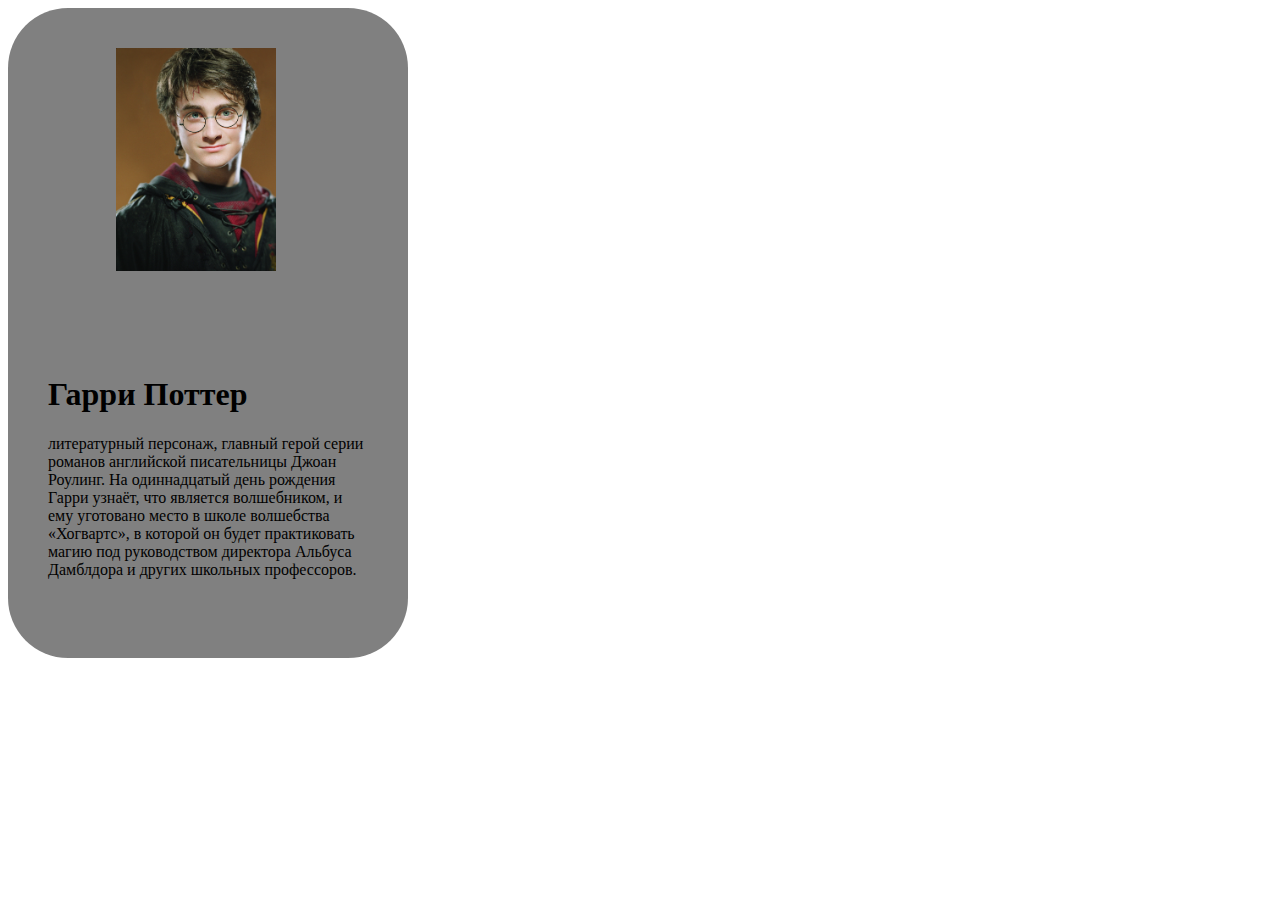
<file: LessonVD02.html>
<!doctype html>
<html lang="en">
<head>
    <meta charset="UTF-8">
    <title>Document</title>
    <link rel="stylesheet" href="LessonVD02_style.css">

</head>
<body>

    <div class="card">
           <div class="photo">
               <img src="Images_for_lessons/LessonVD02.jpg">
           </div>

           <div class="info">
               <h1>Гарри Поттер</h1>
               <p> литературный персонаж, главный герой серии романов английской писательницы Джоан Роулинг.
                   На одиннадцатый день рождения Гарри узнаёт, что является волшебником, и ему уготовано
                   место в школе волшебства «Хогвартс», в которой он будет практиковать магию под руководством
                   директора Альбуса Дамблдора и других школьных профессоров. </p>
           </div>
    </div>

</body>
</html>
</file>
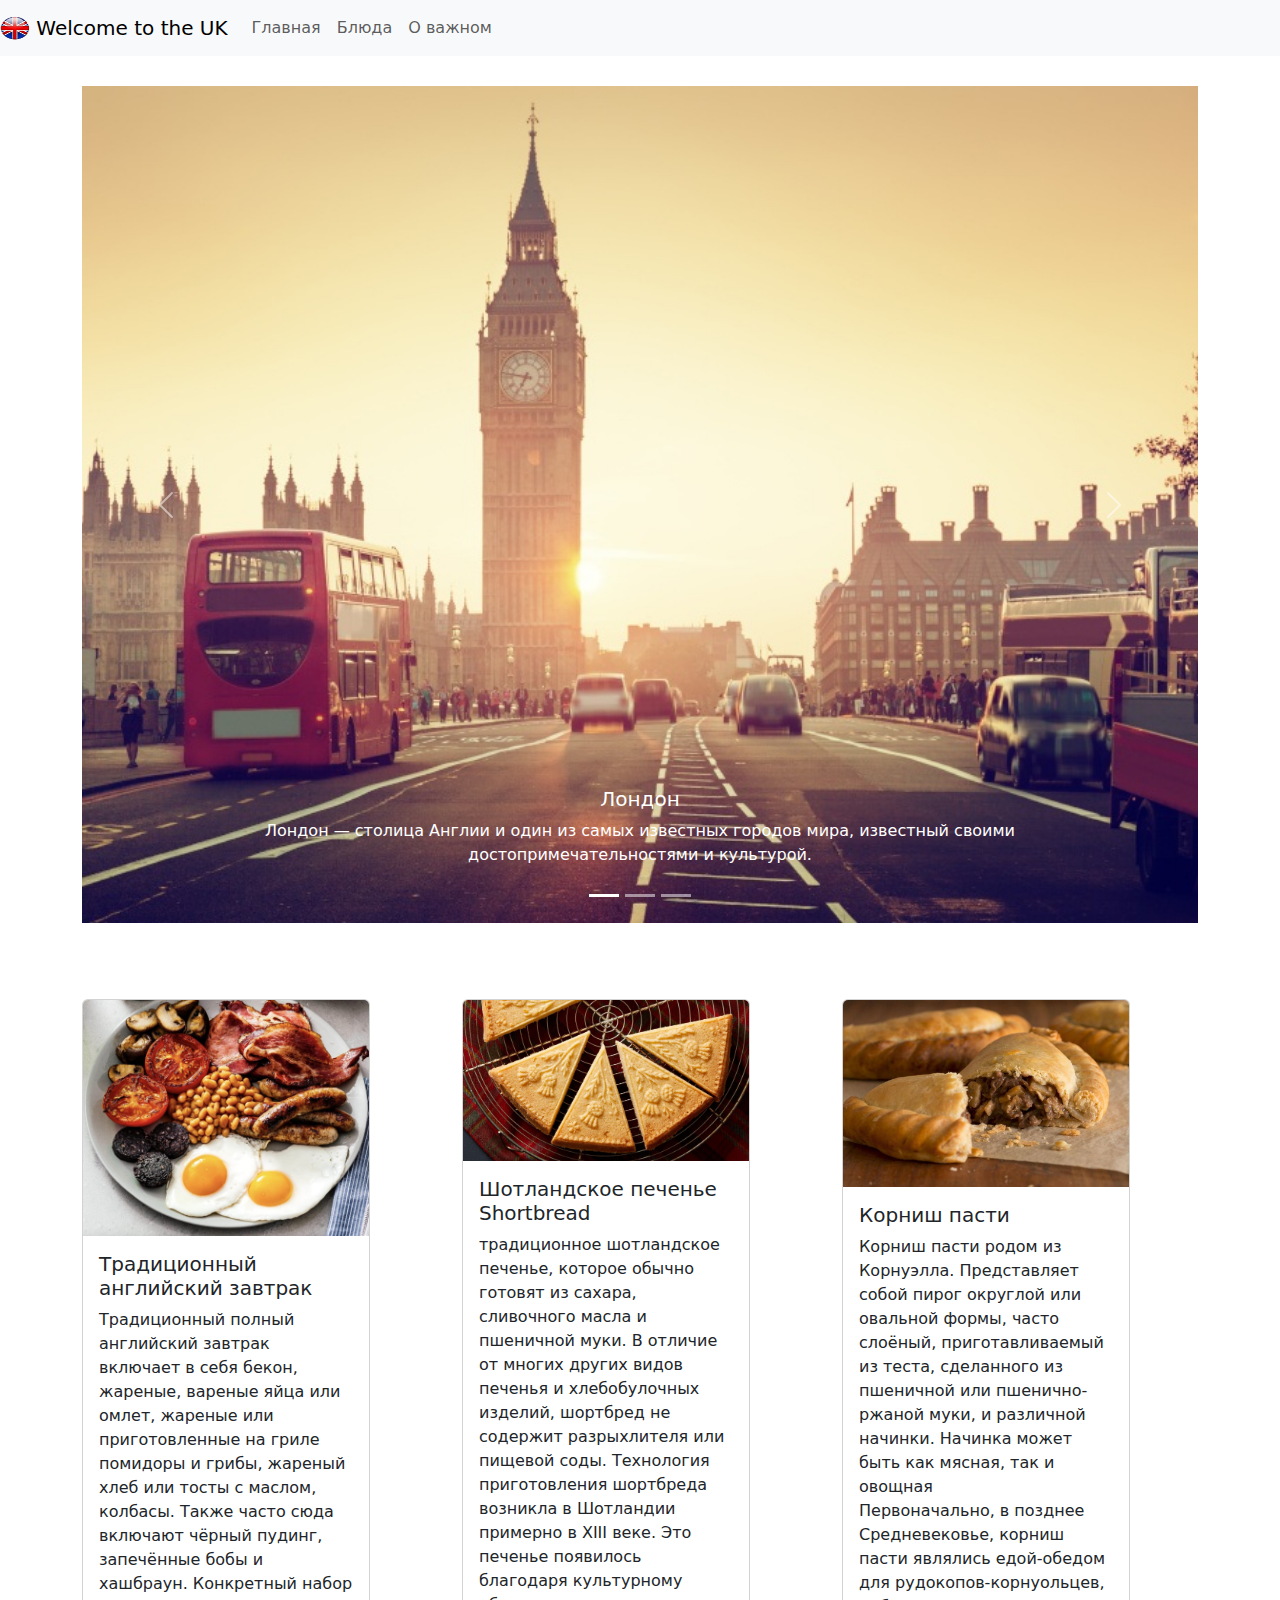
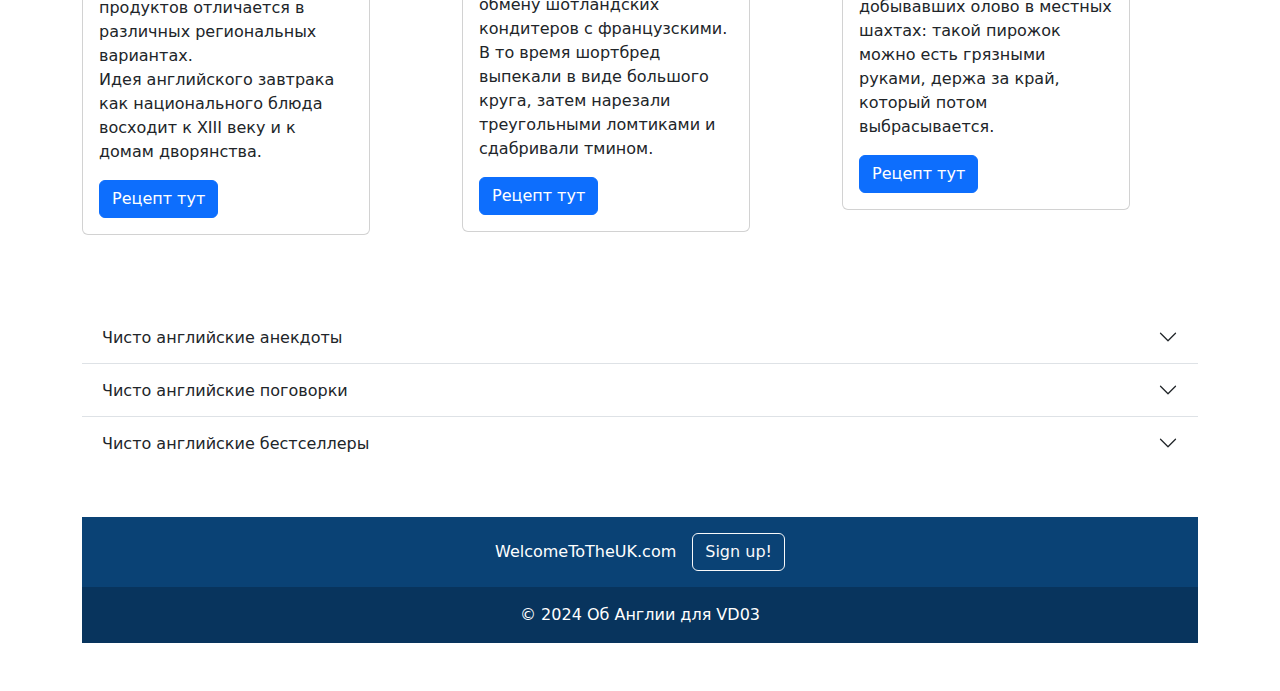
<file: LessonVD03_bootstrap.html>
<!DOCTYPE html>
<html lang="en">

<head>
    <meta charset="UTF-8">
    <title>Title</title>
    <link href="https://cdn.jsdelivr.net/npm/bootstrap@5.3.3/dist/css/bootstrap.min.css" rel="stylesheet" integrity="sha384-QWTKZyjpPEjISv5WaRU9OFeRpok6YctnYmDr5pNlyT2bRjXh0JMhjY6hW+ALEwIH" crossorigin="anonymous">
</head>

<body background="https://avatars.mds.yandex.net/i?id=d98809dd3297bddd046ce26930d61fd4_l-5344477-images-thumbs&n=13">


    <nav class="navbar navbar-expand-lg navbar-light bg-light sticky-top bg-body-tertiary" >
      <a class="navbar-brand" href="#">
       <img src="Images_for_lessons/VD03_hw_4.png" alt="Logo" width="30" height="24" class="d-inline-block align-text-top">
       Welcome to the UK</a>
      <button class="navbar-toggler" type="button" data-toggle="collapse" data-target="#navbarNav" aria-controls="navbarNav" aria-expanded="false" aria-label="Toggle navigation">
        <span class="navbar-toggler-icon"></span>
      </button>
      <div class="collapse navbar-collapse" id="navbarNav">
        <ul class="navbar-nav" >
          <li class="nav-item">
            <a class="nav-link" href="#carouselExampleCaptions">Главная</a>
          </li>
          <li class="nav-item">
            <a class="nav-link" href="#food">Блюда</a>
          </li>
          <li class="nav-item">
            <a class="nav-link" href="#info">О важном</a>
          </li>
        </ul>
      </div>
    </nav>


    <div class="container">
        <div class="row" style="margin-top: 30px;">

            <div class="col-sm-12 col-md-12 col-lg-12">
                <div id="carouselExampleCaptions" class="carousel slide">
                      <div class="carousel-indicators">
                        <button type="button" data-bs-target="#carouselExampleCaptions" data-bs-slide-to="0" class="active" aria-current="true" aria-label="Slide 1"></button>
                        <button type="button" data-bs-target="#carouselExampleCaptions" data-bs-slide-to="1" aria-label="Slide 2"></button>
                        <button type="button" data-bs-target="#carouselExampleCaptions" data-bs-slide-to="2" aria-label="Slide 3"></button>
                      </div>
                      <div class="carousel-inner">
                        <div class="carousel-item active">
                          <img src="Images_for_lessons/VD03_hw_1.jpeg" class="d-block w-100" alt="Лондон">
                          <div class="carousel-caption d-none d-md-block">
                            <h5>Лондон</h5>
                            <p style="color: white;">Лондон — столица Англии и один из самых известных городов мира, известный своими достопримечательностями и культурой.</p>
                          </div>
                        </div>
                        <div class="carousel-item">
                          <img src="Images_for_lessons/VD03_hw_2.jpg" class="d-block w-100" alt="Оксфорд">
                          <div class="carousel-caption d-none d-md-block">
                            <h5>Оксфорд</h5>
                            <p>Оксфорд известен своим университетом, который является одним из старейших и самых престижных в мире.</p>
                          </div>
                        </div>
                        <div class="carousel-item">
                          <img src="Images_for_lessons/VD03_hw_3.jpg" class="d-block w-100" alt="Стоунхендж">
                          <div class="carousel-caption d-none d-md-block">
                            <h5>Стоунхендж</h5>
                            <p>Стоунхендж — это загадочный древний памятник, расположенный в Уилтшире, который привлекает туристов со всего мира.</p>
                          </div>
                        </div>
                      </div>
                      <button class="carousel-control-prev" type="button" data-bs-target="#carouselExampleCaptions" data-bs-slide="prev">
                        <span class="carousel-control-prev-icon" aria-hidden="true"></span>
                        <span class="visually-hidden">Предыдущий</span>
                      </button>
                      <button class="carousel-control-next" type="button" data-bs-target="#carouselExampleCaptions" data-bs-slide="next">
                        <span class="carousel-control-next-icon" aria-hidden="true"></span>
                        <span class="visually-hidden">Следующий</span>
                      </button>
                </div>
            </div>

        </div>

        <div class="row" style="margin-top: 30px;">
            <h2 style="color: white;">Блюда</h2>
            <div id="food" class="col-sm-12 col-md-6 col-lg-4">
                <div class="card" style="width: 18rem;">
                      <img src="VD01_hw_img/VD01_hw_1.jpeg" class="card-img-top" alt="английский завтрак">
                      <div class="card-body">
                        <h5 class="card-title">Традиционный английский завтрак</h5>
                        <p class="card-text">Традиционный полный английский завтрак включает в себя бекон, жареные, вареные яйца или омлет, жареные или приготовленные на гриле помидоры и грибы, жареный хлеб или тосты с маслом, колбасы. Также часто сюда включают чёрный пудинг, запечённые бобы и хашбраун. Конкретный набор продуктов отличается в различных региональных вариантах. <br>Идея английского завтрака как национального блюда восходит к XIII веку и к домам дворянства. </p>
                        <a href="https://dzen.ru/a/YiDuYnjH7EL14DqB" class="btn btn-primary">Рецепт тут</a>
                      </div>
                </div>
            </div>

            <div class="col-sm-12 col-md-4 col-lg-4">
                <div class="card" style="width: 18rem;">
                      <img src="VD01_hw_img/VD01_hw_4.jpg" class="card-img-top" alt="Shortbread">
                      <div class="card-body">
                        <h5 class="card-title">Шотландское печенье Shortbread</h5>
                        <p class="card-text">традиционное шотландское печенье, которое обычно готовят из сахара, сливочного масла и пшеничной муки. В отличие от многих других видов печенья и хлебобулочных изделий, шортбред не содержит разрыхлителя или пищевой соды. Технология приготовления шортбреда возникла в Шотландии примерно в XIII веке. Это печенье появилось благодаря культурному обмену шотландских кондитеров с французскими. В то время шортбред выпекали в виде большого круга, затем нарезали треугольными ломтиками и сдабривали тмином.<br></p>
                        <a href="https://dzen.ru/a/ZVZKGTtUnQGe7mQ6" class="btn btn-primary">Рецепт тут</a>
                      </div>
                </div>
            </div>

            <div class="col-sm-12 col-md-4 col-lg-4">
                <div class="card" style="width: 18rem;">
                      <img src="VD01_hw_img/VD01_hw_5.jpg" class="card-img-top" alt="Корниш пасти">
                      <div class="card-body">
                        <h5 class="card-title">Корниш пасти</h5>
                        <p class="card-text">Корниш пасти родом из Корнуэлла. Представляет собой пирог округлой или овальной формы, часто слоёный, приготавливаемый из теста, сделанного из пшеничной или пшенично-ржаной муки, и различной начинки. Начинка может быть как мясная, так и овощная<br>Первоначально, в позднее Средневековье, корниш пасти являлись едой-обедом для рудокопов-корнуольцев, добывавших олово в местных шахтах: такой пирожок можно есть грязными руками, держа за край, который потом выбрасывается. </p>
                        <a href="https://dzen.ru/a/ZLaBU3i3aEYosvoB" class="btn btn-primary">Рецепт тут</a>
                      </div>
                </div>
            </div>

        </div>

        <div class="row" mb-3 style="margin-top: 30px; margin-bottom: 30px">

        <div id="info" class="col-12">
            <h2 style="color: white;">О важном</h2>
            <div class="accordion accordion-flush" id="accordionFlushExample">
              <div class="accordion-item">
                <h2 class="accordion-header">
                  <button class="accordion-button collapsed" type="button" data-bs-toggle="collapse" data-bs-target="#flush-collapseOne" aria-expanded="false" aria-controls="flush-collapseOne">
                    Чисто английские анекдоты
                  </button>
                </h2>
                <div id="flush-collapseOne" class="accordion-collapse collapse" data-bs-parent="#accordionFlushExample">
                  <div class="accordion-body"> 1. В Англии на интервью:<br>
                           - Каковы ваши ожидания по зарплате?<br>
                           - Ну, хотелось бы получать столько, чтобы хватало на чай с печеньем.<br>
                           - А сколько вы тратите на чай с печеньем?<br>
                           - Всё.<br>
                        <br>
                        2. Англичанин на приёме у врача:<br>
                           - Доктор, у меня болит горло.<br>
                           - Пейте горячий чай с молоком и отдыхайте.<br>
                           - А если не поможет?<br>
                           - Значит, вы сделали всё, что могли.<br>
                        <br>
                        3. Экскурсовод в Лондоне:<br>
                           - На этой улице вы можете увидеть знаменитый английский туман.<br>
                           Турист:<br>
                           - Но тут ничего не видно!<br>
                           - Именно!<br>
                        <br>
                        4. В британском пабе:<br>
                           - Почему ты всегда заказываешь пинту пива и чашку чая одновременно?<br>
                           - Чай, чтобы согреться, а пиво, чтобы не перегреться.<br>
                        <br>
                        5. Англичанин хвастается:<br>
                           - У нас в Англии такой сильный туман, что однажды я потерял свой дом!<br>
                           - И как же ты его нашёл?<br>
                           - О, я просто дождался, когда туман рассеется.<br></div>
                </div>
              </div>
              <div class="accordion-item">
                <h2 class="accordion-header">
                  <button class="accordion-button collapsed" type="button" data-bs-toggle="collapse" data-bs-target="#flush-collapseTwo" aria-expanded="false" aria-controls="flush-collapseTwo">
                    Чисто английские поговорки
                  </button>
                </h2>
                <div id="flush-collapseTwo" class="accordion-collapse collapse" data-bs-parent="#accordionFlushExample">
                  <div class="accordion-body">Эти выражения отражают некоторые аспекты британской культуры и менталитета.<br><br><br>
                        1. **"When in Rome, do as the Romans do."**<br>
                           - Хотя эта пословица изначально говорит о Риме, она часто используется в английском контексте, чтобы подчеркнуть важность следования местным традициям.<br>
                        <br>
                        2. **"An Englishman's home is his castle."**<br>
                           - Это выражение подчеркивает важность личного пространства и независимости для англичан.<br>
                        <br>
                        3. **"Keep a stiff upper lip."**<br>
                           - Фраза, означающая необходимость сохранять стойкость и самообладание в трудных ситуациях, считается типично английским качеством.<br>
                        <br>
                        4. **"It's raining cats and dogs."**<br>
                           - Английская идиома, используемая для описания очень сильного дождя.<br>
                        <br>
                        5. **"Mind the gap."**<br>
                           - Хотя это скорее предупреждение, чем пословица, оно стало символом британского внимания к деталям и осторожности, особенно в лондонском метро.<br>
                        <br>


                  </div>
                </div>
              </div>
              <div class="accordion-item">
                <h2 class="accordion-header">
                  <button class="accordion-button collapsed" type="button" data-bs-toggle="collapse" data-bs-target="#flush-collapseThree" aria-expanded="false" aria-controls="flush-collapseThree">
                    Чисто английские бестселлеры
                  </button>
                </h2>
                <div id="flush-collapseThree" class="accordion-collapse collapse" data-bs-parent="#accordionFlushExample">
                  <div class="accordion-body">Эти книги оставили значительный след в мировой литературе и продолжают быть популярными среди читателей всех возрастов.<br>
                      <br>
                        1. **"Гарри Поттер и философский камень"** (Harry Potter and the Philosopher's Stone) — Дж. К. Роулинг<br>
                           - Первая книга в знаменитой серии о юном волшебнике Гарри Поттере, которая завоевала сердца читателей по всему миру.<br>
                        <br>
                        2. **"Гордость и предубеждение"** (Pride and Prejudice) — Джейн Остин<br>
                           - Классический роман XIX века, исследующий темы любви и социальных предрассудков в Англии.<br>
                        <br>
                        3. **"1984"** — Джордж Оруэлл<br>
                           - Дистопический роман, описывающий тоталитарное общество, где государство контролирует все аспекты жизни граждан.<br>
                        <br>
                        4. **"Властелин колец"** (The Lord of the Rings) — Дж. Р. Р. Толкин<br>
                           - Эпическая фэнтези-сага, которая стала одной из самых известных и влиятельных серий в жанре.<br>
                        <br>
                        5. **"Шерлок Холмс: Собака Баскервилей"** (The Hound of the Baskervilles) — Артур Конан Дойл<br>
                           - Один из самых известных детективных романов о великом сыщике Шерлоке Холмсе и его друге докторе Ватсоне.<br>
                        <br>
                  </div>
                </div>
              </div>
            </div>
        </div>

    </div>
    </div>


    <div class="container my-5">
      <footer class="text-center text-white" style="background-color: #0a4275;">
        <div class="container p-3 pb-0">
            <p class="d-flex justify-content-center align-items-center">
              <span class="me-3">WelcomeToTheUK.com</span>
              <button type="button" class="btn btn-outline-light btn-rounded">
                Sign up!
              </button>
            </p>
        </div>
        <div class="text-center p-3" style="background-color: rgba(0, 0, 0, 0.2);">
          &copy; 2024 Об Англии для VD03
        </div>
      </footer>
    </div>


  <script src="https://cdn.jsdelivr.net/npm/bootstrap@5.3.3/dist/js/bootstrap.bundle.min.js" integrity="sha384-YvpcrYf0tY3lHB60NNkmXc5s9fDVZLESaAA55NDzOxhy9GkcIdslK1eN7N6jIeHz" crossorigin="anonymous"></script>
</body>
</html>
</file>
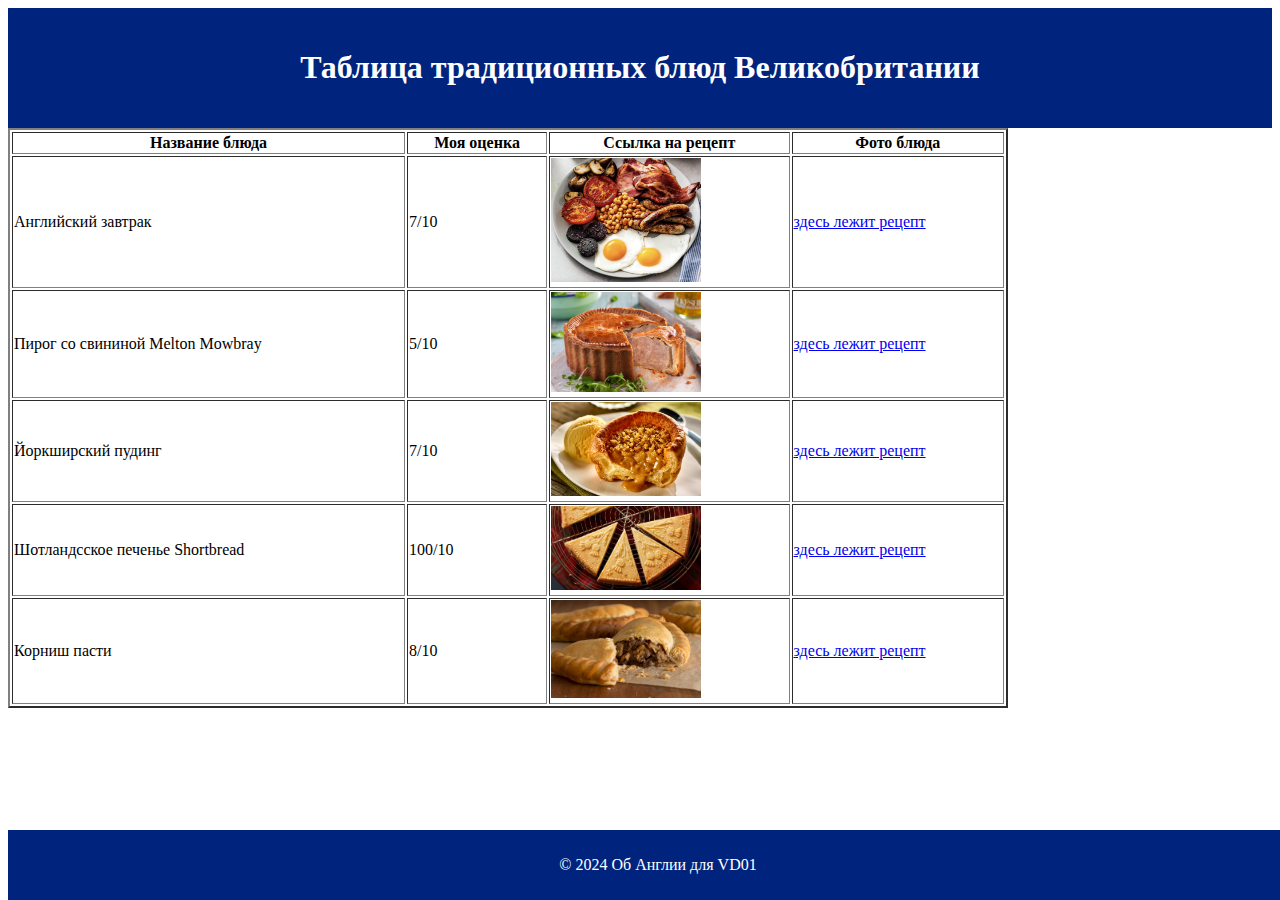
<file: VD01_hw_table.html>
<!DOCTYPE html>
<html lang="en">
<head>
    <meta charset="UTF-8">
    <title>food</title>
    <style>
        header {
            background-color: #00247d;
            color: white;
            padding: 20px;
            text-align: center;
        }

        footer {
            background-color: #00247d;
            color: white;
            text-align: center;
            padding: 10px;
            position: fixed;
            bottom: 0;
            width: 100%;
        }
    </style>
</head>
<body background="https://avatars.mds.yandex.net/i?id=d98809dd3297bddd046ce26930d61fd4_l-5344477-images-thumbs&n=13">

    <header>
        <h1>Таблица традиционных блюд Великобритании</h1>
    </header>

    <main>
        <table bgcolor="white" align="centre" border="2px" width="1000">

            <tr>
                <th>Название блюда</th>
                <th>Моя оценка</th>
                <th>Ссылка на рецепт</th>
                <th>Фото блюда</th>
            </tr>

            <tr>
                <td>Английский завтрак</td>
                <td>7/10</td>
                <td>
                    <img src="VD01_hw_img/VD01_hw_1.jpeg" width="150" alt="английский завтрак">
                </td>
                <td>
                    <a href="https://dzen.ru/a/YiDuYnjH7EL14DqB" target="_blank">здесь лежит рецепт</a>
                </td>
            </tr>

            <tr>
                <td>Пирог со свининой Melton Mowbray</td>
                <td>5/10</td>
                <td>
                    <img src="VD01_hw_img/VD01_hw_2.jpg" width="150" alt="Пирог со свининой Melton Mowbray">
                </td>
                <td>
                    <a href="https://dzen.ru/a/Y84F62D9A3EisRHx" target="_blank">здесь лежит рецепт</a>
                </td>
            </tr>

            <tr>
                <td>Йоркширский пудинг</td>
                <td>7/10</td>
                <td>
                    <img src="VD01_hw_img/VD01_hw_3.jpg" width="150" alt="Пирог со свининой Melton Mowbray">
                </td>
                <td>
                    <a href="https://dzen.ru/a/Xh2vUO5aigCxzOLH" target="_blank">здесь лежит рецепт</a>
                </td>
            </tr>

            <tr>
                <td>Шотландсское печенье Shortbread</td>
                <td>100/10</td>
                <td>
                    <img src="VD01_hw_img/VD01_hw_4.jpg" width="150" alt="Shortbread">
                </td>
                <td>
                    <a href="https://dzen.ru/a/ZVZKGTtUnQGe7mQ6" target="_blank">здесь лежит рецепт</a>
                </td>
            </tr>

            <tr>
                <td>Корниш пасти</td>
                <td>8/10</td>
                <td>
                    <img src="VD01_hw_img/VD01_hw_5.jpg" width="150" alt="Корниш пасти">
                </td>
                <td>
                    <a href="https://dzen.ru/a/ZLaBU3i3aEYosvoB" target="_blank">здесь лежит рецепт</a>
                </td>
            </tr>

            </tr>

        </table>
    </main>


    <footer>
        <p>&copy; 2024 Об Англии для VD01</p>
    </footer>

</body>
</html>
</file>
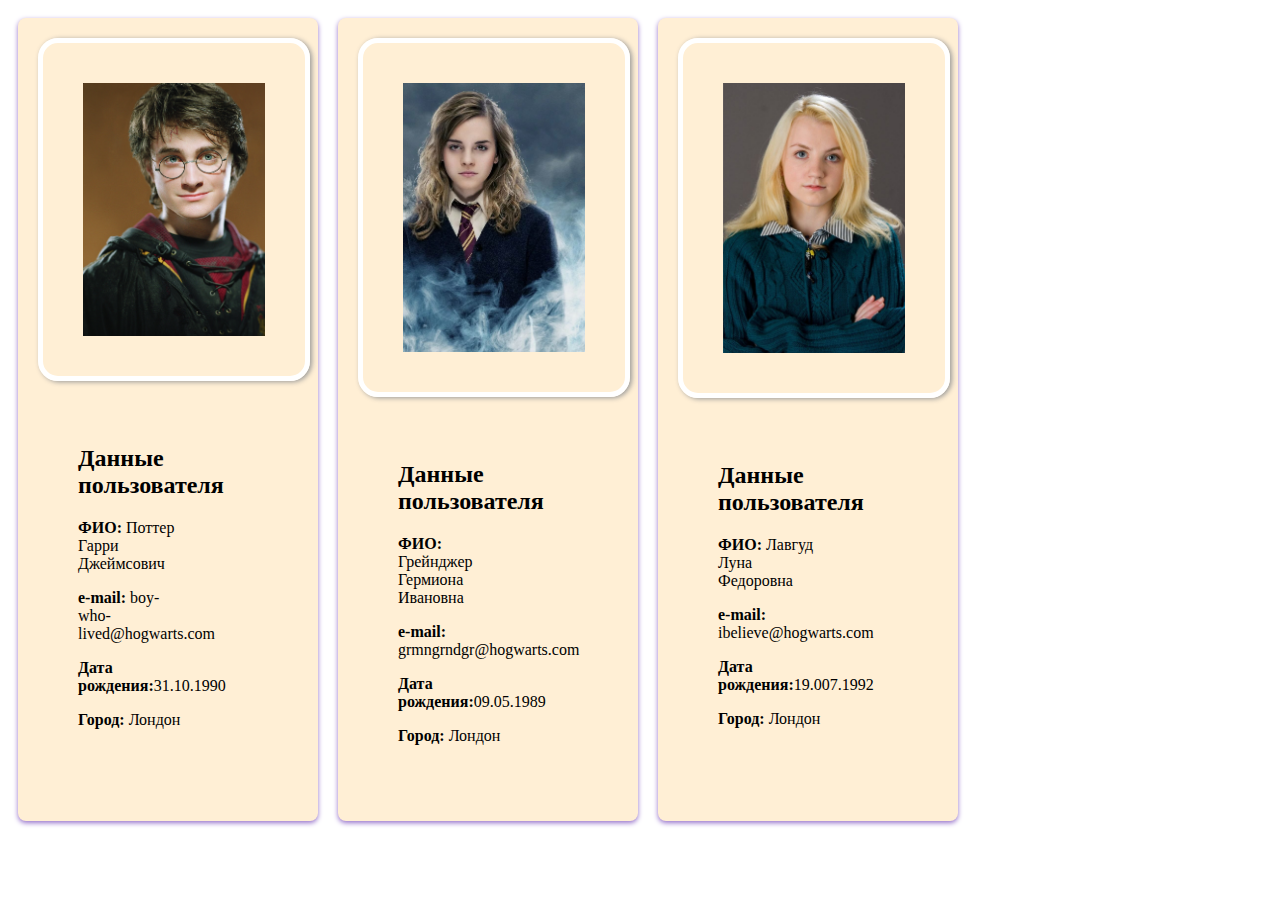
<file: VD02_hw_cards.html>
<!doctype html>
<html lang="en">
<head>
    <meta charset="UTF-8">
    <meta name="viewport"
          content="width=device-width, user-scalable=no, initial-scale=1.0, maximum-scale=1.0, minimum-scale=1.0">
    <meta http-equiv="X-UA-Compatible" content="ie=edge">
    <title>Карты клиентов</title>
    <link rel="stylesheet" href="VD02_hw_cards_style.css">
</head>
<body>

<div class="card-container">

    <div class="card">
        <div class="image">
            <img src="Images_for_lessons/LessonVD02.jpg" alt="userpic">
        </div>

        <div class="description">
            <h2> Данные пользователя </h2>
            <p> <b>ФИО:</b> Поттер Гарри Джеймсович</p>
            <p> <b>e-mail:</b> boy-who-lived@hogwarts.com</p>
            <p> <b>Дата рождения:</b>31.10.1990 </p>
            <p> <b>Город:</b> Лондон</p>
        </div>

    </div>

    <div class="card">
        <div class="image">
            <img src="Images_for_lessons/VD02_hw_2.jpg" alt="userpic">
        </div>

        <div class="description">
            <h2> Данные пользователя </h2>
            <p> <b>ФИО:</b> Грейнджер Гермиона Ивановна</p>
            <p> <b>e-mail:</b> grmngrndgr@hogwarts.com</p>
            <p> <b>Дата рождения:</b>09.05.1989 </p>
            <p> <b>Город:</b> Лондон</p>
        </div>
    </div>

    <div class="card">
        <div class="image">
            <img src="Images_for_lessons/VD02_hw_3.jpg" alt="userpic">
        </div>

        <div class="description">
            <h2> Данные пользователя </h2>
            <p> <b>ФИО:</b> Лавгуд Луна Федоровна</p>
            <p> <b>e-mail:</b> ibelieve@hogwarts.com</p>
            <p> <b>Дата рождения:</b>19.007.1992 </p>
            <p> <b>Город:</b> Лондон</p>
        </div>
    </div>

</div>

</body>
</html>
</file>
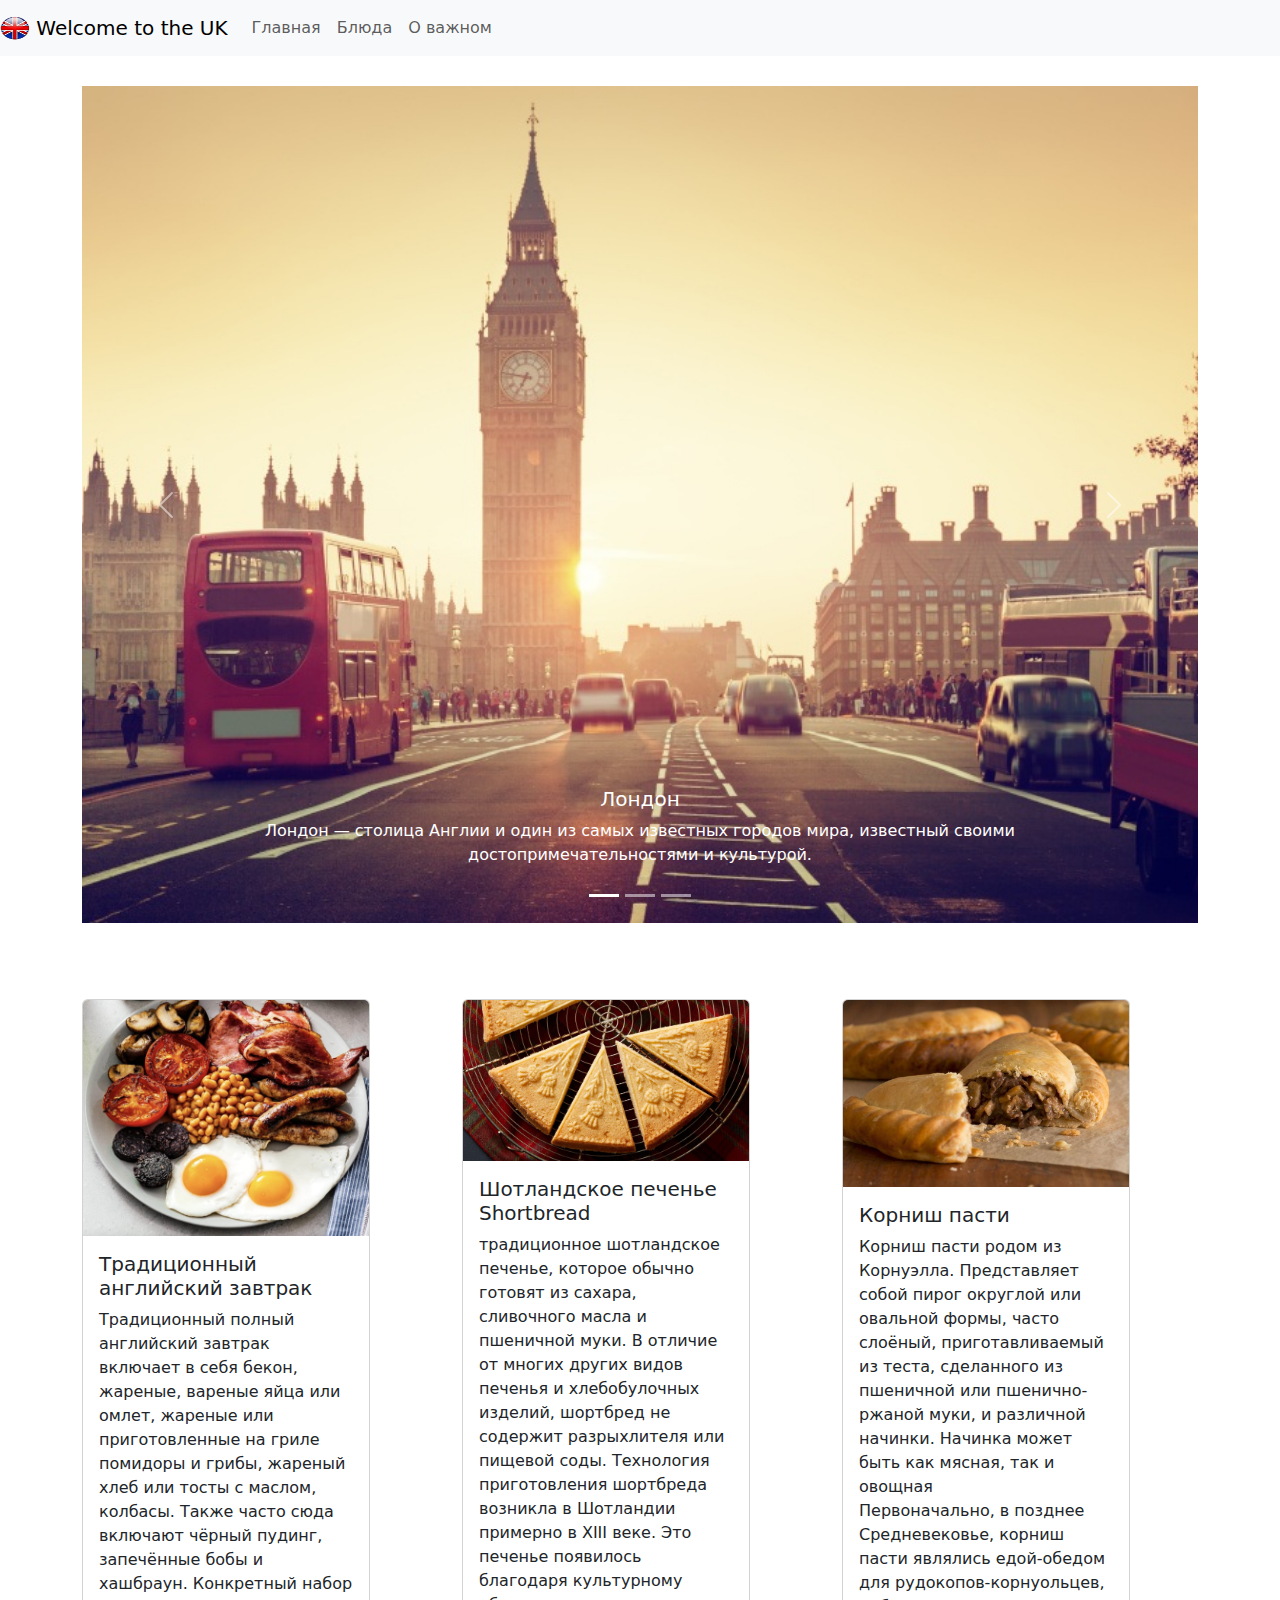
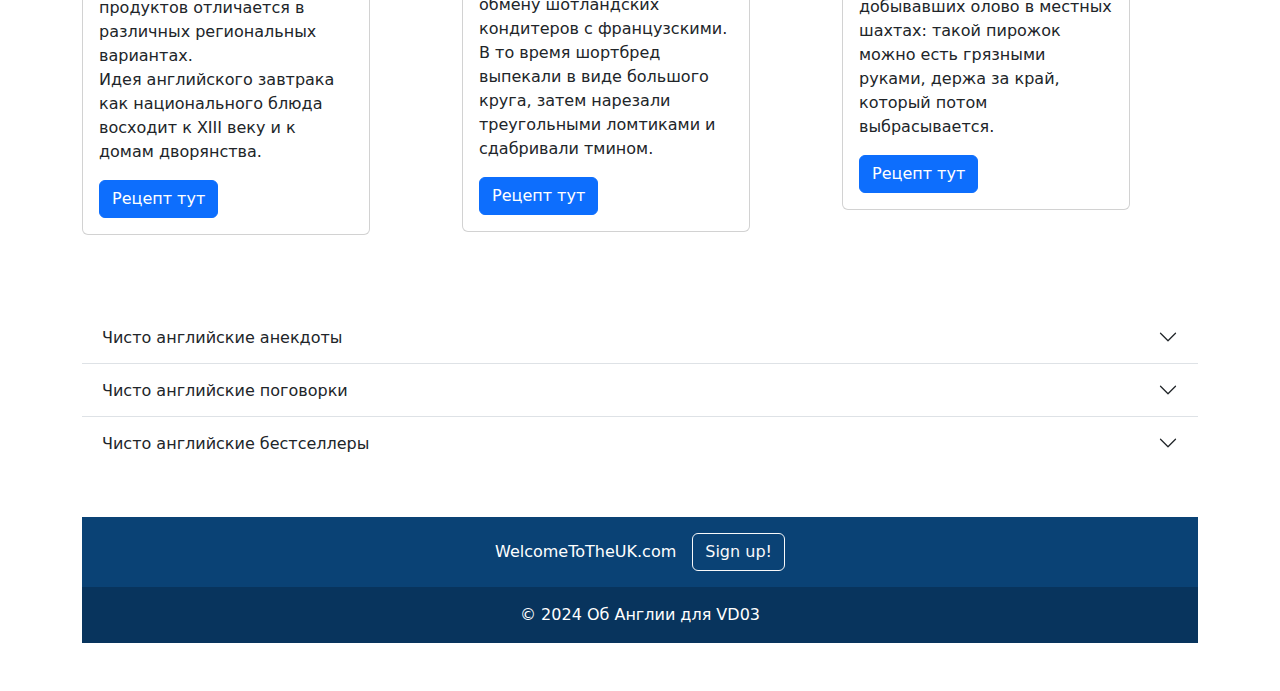
<file: VD03_hw_bootstrap.html>
<!DOCTYPE html>
<html lang="en">

<head>
    <meta charset="UTF-8">
    <title>Title</title>
    <link href="https://cdn.jsdelivr.net/npm/bootstrap@5.3.3/dist/css/bootstrap.min.css" rel="stylesheet"
          integrity="sha384-QWTKZyjpPEjISv5WaRU9OFeRpok6YctnYmDr5pNlyT2bRjXh0JMhjY6hW+ALEwIH" crossorigin="anonymous">
</head>

<body background="https://avatars.mds.yandex.net/i?id=d98809dd3297bddd046ce26930d61fd4_l-5344477-images-thumbs&n=13">


<nav class="navbar navbar-expand-lg navbar-light bg-light sticky-top bg-body-tertiary">
    <a class="navbar-brand" href="#">
        <img src="Images_for_lessons/VD03_hw_4.png" alt="Logo" width="30" height="24"
             class="d-inline-block align-text-top">
        Welcome to the UK</a>
    <button class="navbar-toggler" type="button" data-toggle="collapse" data-target="#navbarNav"
            aria-controls="navbarNav" aria-expanded="false" aria-label="Toggle navigation">
        <span class="navbar-toggler-icon"></span>
    </button>
    <div class="collapse navbar-collapse" id="navbarNav">
        <ul class="navbar-nav">
            <li class="nav-item">
                <a class="nav-link" href="#carouselExampleCaptions">Главная</a>
            </li>
            <li class="nav-item">
                <a class="nav-link" href="#food">Блюда</a>
            </li>
            <li class="nav-item">
                <a class="nav-link" href="#info">О важном</a>
            </li>
        </ul>
    </div>
</nav>


<div class="container">
    <div class="row" style="margin-top: 30px;">

        <div class="col-sm-12 col-md-12 col-lg-12">
            <div id="carouselExampleCaptions" class="carousel slide">
                <div class="carousel-indicators">
                    <button type="button" data-bs-target="#carouselExampleCaptions" data-bs-slide-to="0" class="active"
                            aria-current="true" aria-label="Slide 1"></button>
                    <button type="button" data-bs-target="#carouselExampleCaptions" data-bs-slide-to="1"
                            aria-label="Slide 2"></button>
                    <button type="button" data-bs-target="#carouselExampleCaptions" data-bs-slide-to="2"
                            aria-label="Slide 3"></button>
                </div>
                <div class="carousel-inner">
                    <div class="carousel-item active">
                        <img src="Images_for_lessons/VD03_hw_1.jpeg" class="d-block w-100" alt="Лондон">
                        <div class="carousel-caption d-none d-md-block">
                            <h5>Лондон</h5>
                            <p style="color: white;">Лондон — столица Англии и один из самых известных городов мира,
                                известный своими достопримечательностями и культурой.</p>
                        </div>
                    </div>
                    <div class="carousel-item">
                        <img src="Images_for_lessons/VD03_hw_2.jpg" class="d-block w-100" alt="Оксфорд">
                        <div class="carousel-caption d-none d-md-block">
                            <h5>Оксфорд</h5>
                            <p>Оксфорд известен своим университетом, который является одним из старейших и самых
                                престижных в мире.</p>
                        </div>
                    </div>
                    <div class="carousel-item">
                        <img src="Images_for_lessons/VD03_hw_3.jpg" class="d-block w-100" alt="Стоунхендж">
                        <div class="carousel-caption d-none d-md-block">
                            <h5>Стоунхендж</h5>
                            <p>Стоунхендж — это загадочный древний памятник, расположенный в Уилтшире, который
                                привлекает туристов со всего мира.</p>
                        </div>
                    </div>
                </div>
                <button class="carousel-control-prev" type="button" data-bs-target="#carouselExampleCaptions"
                        data-bs-slide="prev">
                    <span class="carousel-control-prev-icon" aria-hidden="true"></span>
                    <span class="visually-hidden">Предыдущий</span>
                </button>
                <button class="carousel-control-next" type="button" data-bs-target="#carouselExampleCaptions"
                        data-bs-slide="next">
                    <span class="carousel-control-next-icon" aria-hidden="true"></span>
                    <span class="visually-hidden">Следующий</span>
                </button>
            </div>
        </div>

    </div>

    <div class="row" style="margin-top: 30px;">
        <h2 style="color: white;">Блюда</h2>
        <div id="food" class="col-sm-12 col-md-6 col-lg-4">
            <div class="card" style="width: 18rem;">
                <img src="VD01_hw_img/VD01_hw_1.jpeg" class="card-img-top" alt="английский завтрак">
                <div class="card-body">
                    <h5 class="card-title">Традиционный английский завтрак</h5>
                    <p class="card-text">Традиционный полный английский завтрак включает в себя бекон, жареные, вареные
                        яйца или омлет, жареные или приготовленные на гриле помидоры и грибы, жареный хлеб или тосты с
                        маслом, колбасы. Также часто сюда включают чёрный пудинг, запечённые бобы и хашбраун. Конкретный
                        набор продуктов отличается в различных региональных вариантах. <br>Идея английского завтрака как
                        национального блюда восходит к XIII веку и к домам дворянства. </p>
                    <a href="https://dzen.ru/a/YiDuYnjH7EL14DqB" class="btn btn-primary">Рецепт тут</a>
                </div>
            </div>
        </div>

        <div class="col-sm-12 col-md-4 col-lg-4">
            <div class="card" style="width: 18rem;">
                <img src="VD01_hw_img/VD01_hw_4.jpg" class="card-img-top" alt="Shortbread">
                <div class="card-body">
                    <h5 class="card-title">Шотландское печенье Shortbread</h5>
                    <p class="card-text">традиционное шотландское печенье, которое обычно готовят из сахара, сливочного
                        масла и пшеничной муки. В отличие от многих других видов печенья и хлебобулочных изделий,
                        шортбред не содержит разрыхлителя или пищевой соды. Технология приготовления шортбреда возникла
                        в Шотландии примерно в XIII веке. Это печенье появилось благодаря культурному обмену шотландских
                        кондитеров с французскими. В то время шортбред выпекали в виде большого круга, затем нарезали
                        треугольными ломтиками и сдабривали тмином.<br></p>
                    <a href="https://dzen.ru/a/ZVZKGTtUnQGe7mQ6" class="btn btn-primary">Рецепт тут</a>
                </div>
            </div>
        </div>

        <div class="col-sm-12 col-md-4 col-lg-4">
            <div class="card" style="width: 18rem;">
                <img src="VD01_hw_img/VD01_hw_5.jpg" class="card-img-top" alt="Корниш пасти">
                <div class="card-body">
                    <h5 class="card-title">Корниш пасти</h5>
                    <p class="card-text">Корниш пасти родом из Корнуэлла. Представляет собой пирог округлой или овальной
                        формы, часто слоёный, приготавливаемый из теста, сделанного из пшеничной или пшенично-ржаной
                        муки, и различной начинки. Начинка может быть как мясная, так и овощная<br>Первоначально, в
                        позднее Средневековье, корниш пасти являлись едой-обедом для рудокопов-корнуольцев, добывавших
                        олово в местных шахтах: такой пирожок можно есть грязными руками, держа за край, который потом
                        выбрасывается. </p>
                    <a href="https://dzen.ru/a/ZLaBU3i3aEYosvoB" class="btn btn-primary">Рецепт тут</a>
                </div>
            </div>
        </div>

    </div>

    <div class="row" mb-3 style="margin-top: 30px; margin-bottom: 30px">

        <div id="info" class="col-12">
            <h2 style="color: white;">О важном</h2>
            <div class="accordion accordion-flush" id="accordionFlushExample">
                <div class="accordion-item">
                    <h2 class="accordion-header">
                        <button class="accordion-button collapsed" type="button" data-bs-toggle="collapse"
                                data-bs-target="#flush-collapseOne" aria-expanded="false"
                                aria-controls="flush-collapseOne">
                            Чисто английские анекдоты
                        </button>
                    </h2>
                    <div id="flush-collapseOne" class="accordion-collapse collapse"
                         data-bs-parent="#accordionFlushExample">
                        <div class="accordion-body"> 1. В Англии на интервью:<br>
                            - Каковы ваши ожидания по зарплате?<br>
                            - Ну, хотелось бы получать столько, чтобы хватало на чай с печеньем.<br>
                            - А сколько вы тратите на чай с печеньем?<br>
                            - Всё.<br>
                            <br>
                            2. Англичанин на приёме у врача:<br>
                            - Доктор, у меня болит горло.<br>
                            - Пейте горячий чай с молоком и отдыхайте.<br>
                            - А если не поможет?<br>
                            - Значит, вы сделали всё, что могли.<br>
                            <br>
                            3. Экскурсовод в Лондоне:<br>
                            - На этой улице вы можете увидеть знаменитый английский туман.<br>
                            Турист:<br>
                            - Но тут ничего не видно!<br>
                            - Именно!<br>
                            <br>
                            4. В британском пабе:<br>
                            - Почему ты всегда заказываешь пинту пива и чашку чая одновременно?<br>
                            - Чай, чтобы согреться, а пиво, чтобы не перегреться.<br>
                            <br>
                            5. Англичанин хвастается:<br>
                            - У нас в Англии такой сильный туман, что однажды я потерял свой дом!<br>
                            - И как же ты его нашёл?<br>
                            - О, я просто дождался, когда туман рассеется.<br></div>
                    </div>
                </div>
                <div class="accordion-item">
                    <h2 class="accordion-header">
                        <button class="accordion-button collapsed" type="button" data-bs-toggle="collapse"
                                data-bs-target="#flush-collapseTwo" aria-expanded="false"
                                aria-controls="flush-collapseTwo">
                            Чисто английские поговорки
                        </button>
                    </h2>
                    <div id="flush-collapseTwo" class="accordion-collapse collapse"
                         data-bs-parent="#accordionFlushExample">
                        <div class="accordion-body">Эти выражения отражают некоторые аспекты британской культуры и
                            менталитета.<br><br><br>
                            1. **"When in Rome, do as the Romans do."**<br>
                            - Хотя эта пословица изначально говорит о Риме, она часто используется в английском
                            контексте, чтобы подчеркнуть важность следования местным традициям.<br>
                            <br>
                            2. **"An Englishman's home is his castle."**<br>
                            - Это выражение подчеркивает важность личного пространства и независимости для англичан.<br>
                            <br>
                            3. **"Keep a stiff upper lip."**<br>
                            - Фраза, означающая необходимость сохранять стойкость и самообладание в трудных ситуациях,
                            считается типично английским качеством.<br>
                            <br>
                            4. **"It's raining cats and dogs."**<br>
                            - Английская идиома, используемая для описания очень сильного дождя.<br>
                            <br>
                            5. **"Mind the gap."**<br>
                            - Хотя это скорее предупреждение, чем пословица, оно стало символом британского внимания к
                            деталям и осторожности, особенно в лондонском метро.<br>
                            <br>


                        </div>
                    </div>
                </div>
                <div class="accordion-item">
                    <h2 class="accordion-header">
                        <button class="accordion-button collapsed" type="button" data-bs-toggle="collapse"
                                data-bs-target="#flush-collapseThree" aria-expanded="false"
                                aria-controls="flush-collapseThree">
                            Чисто английские бестселлеры
                        </button>
                    </h2>
                    <div id="flush-collapseThree" class="accordion-collapse collapse"
                         data-bs-parent="#accordionFlushExample">
                        <div class="accordion-body">Эти книги оставили значительный след в мировой литературе и
                            продолжают быть популярными среди читателей всех возрастов.<br>
                            <br>
                            1. **"Гарри Поттер и философский камень"** (Harry Potter and the Philosopher's Stone) — Дж.
                            К. Роулинг<br>
                            - Первая книга в знаменитой серии о юном волшебнике Гарри Поттере, которая завоевала сердца
                            читателей по всему миру.<br>
                            <br>
                            2. **"Гордость и предубеждение"** (Pride and Prejudice) — Джейн Остин<br>
                            - Классический роман XIX века, исследующий темы любви и социальных предрассудков в
                            Англии.<br>
                            <br>
                            3. **"1984"** — Джордж Оруэлл<br>
                            - Дистопический роман, описывающий тоталитарное общество, где государство контролирует все
                            аспекты жизни граждан.<br>
                            <br>
                            4. **"Властелин колец"** (The Lord of the Rings) — Дж. Р. Р. Толкин<br>
                            - Эпическая фэнтези-сага, которая стала одной из самых известных и влиятельных серий в
                            жанре.<br>
                            <br>
                            5. **"Шерлок Холмс: Собака Баскервилей"** (The Hound of the Baskervilles) — Артур Конан Дойл<br>
                            - Один из самых известных детективных романов о великом сыщике Шерлоке Холмсе и его друге
                            докторе Ватсоне.<br>
                            <br>
                        </div>
                    </div>
                </div>
            </div>
        </div>

    </div>
</div>


<div class="container my-5">
    <footer class="text-center text-white" style="background-color: #0a4275;">
        <div class="container p-3 pb-0">
            <p class="d-flex justify-content-center align-items-center">
                <span class="me-3">WelcomeToTheUK.com</span>
                <button type="button" class="btn btn-outline-light btn-rounded">
                    Sign up!
                </button>
            </p>
        </div>
        <div class="text-center p-3" style="background-color: rgba(0, 0, 0, 0.2);">
            &copy; 2024 Об Англии для VD03
        </div>
    </footer>
</div>


<script src="https://cdn.jsdelivr.net/npm/bootstrap@5.3.3/dist/js/bootstrap.bundle.min.js"
        integrity="sha384-YvpcrYf0tY3lHB60NNkmXc5s9fDVZLESaAA55NDzOxhy9GkcIdslK1eN7N6jIeHz"
        crossorigin="anonymous"></script>
</body>
</html>
</file>
<file: LessonVD02_style.css>
.card{
   width: 400px;
   height: 650px;
   background-color: grey;
   border-radius: 60px;
}

.photo img{
   width: 40%;
   height: auto;
   padding: 40px;
   border-radius: 20px;
}

.info {
   padding: 40px;
   height: 40%;
}

img {
   position: relative;
   left: 17%;
   border-radius: 20px;
}
</file>
<file: VD02_hw_cards_style.css>
.card {
   background-color: #FFEFD5;
   border-radius: 8px;
   box-shadow: 0 2px 5px #9672CB;
   margin: 10px;
   width: 300px;
   padding: 20px;
   box-sizing: border-box;
}

.image img {
    max-width: 70%;
    padding: 40px;
    border-radius: 20px;
    border: 5px solid #fff;
    box-shadow: 2px 1px 5px #999999;
    object-fit: contain;
    position: relative;
    border-radius: 20px;
}

.description {
   padding: 40px;
   width: 40%;
}

.card-container {
    display: flex;
    justify-content: flex-start;
    flex-wrap: wrap;
}

.card:hover {
    background-color: #00FFFF;
    width: 350px;
    transition: 1s;
}

img {
    border-radius: 20px;
    border: 5px solid #fff;
    box-shadow: 2px 1px 5px #999999;
}
</file>
